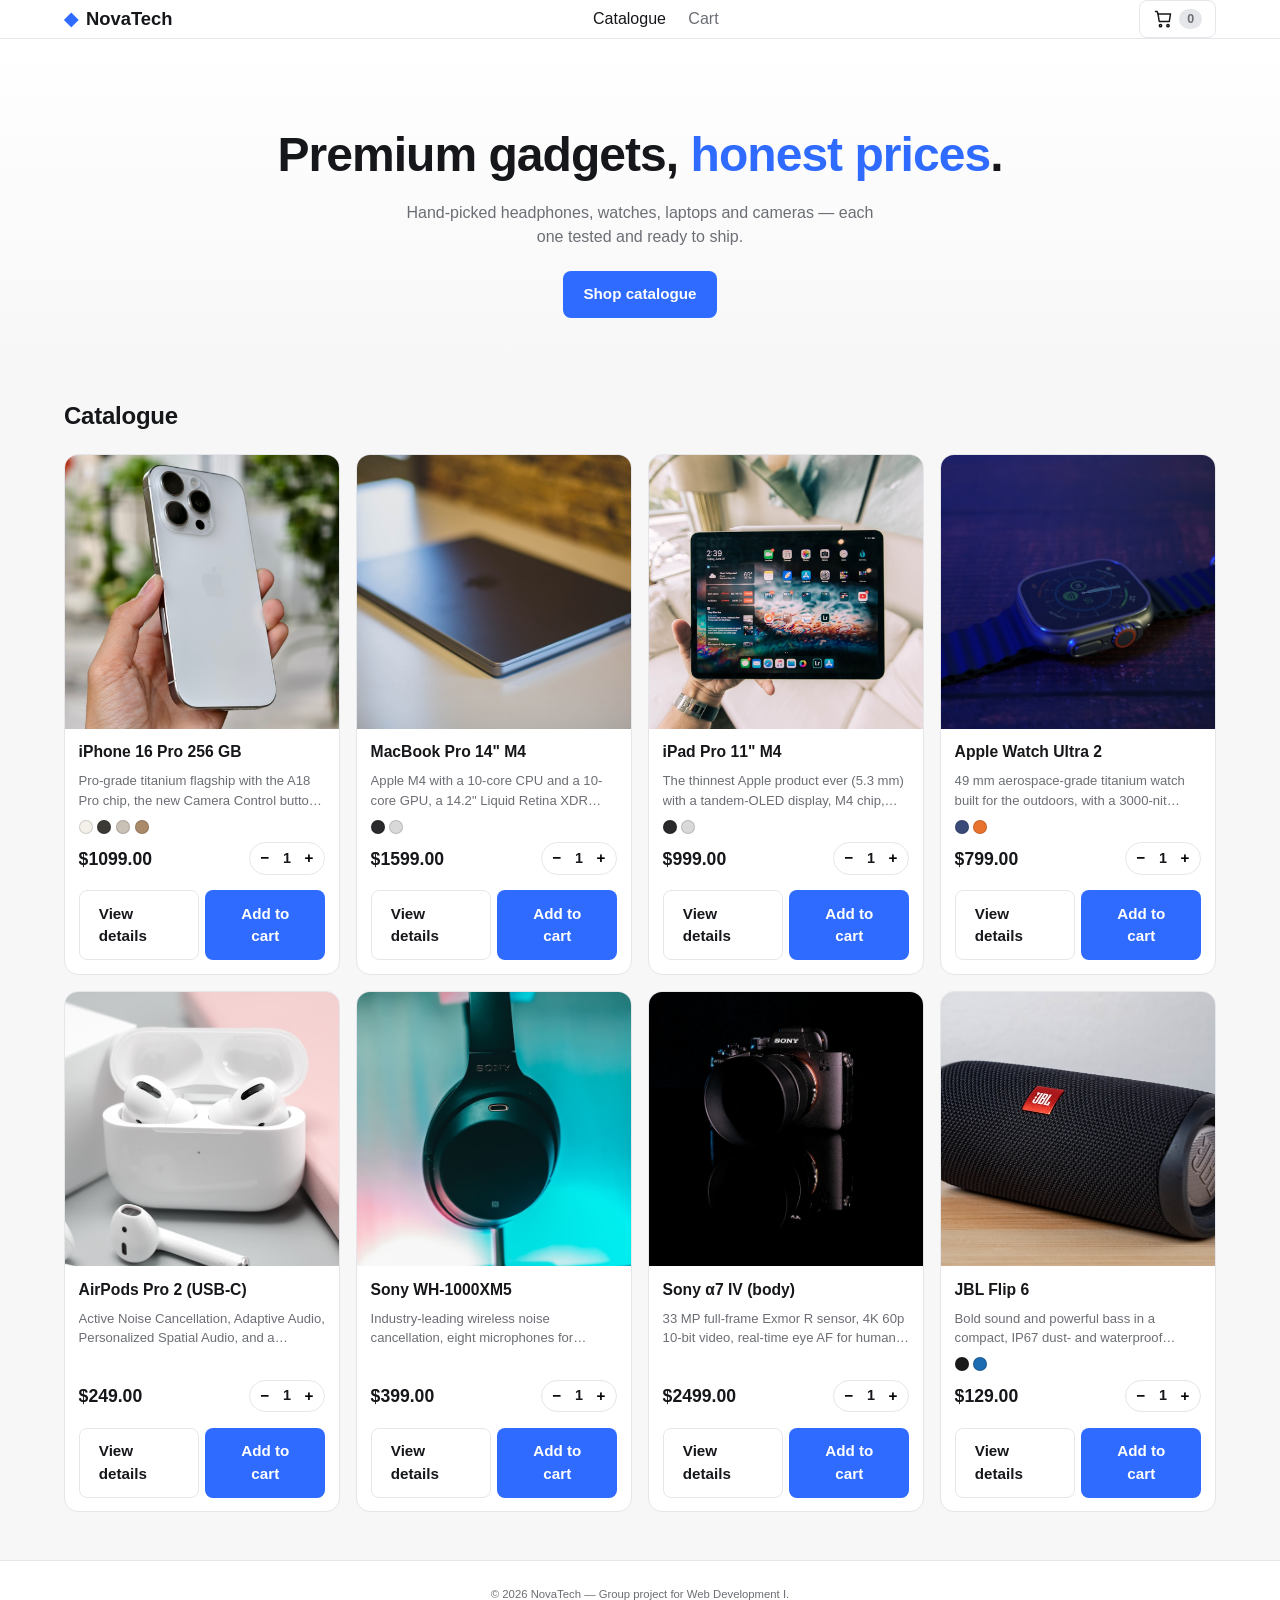
<file: index.html>
<!DOCTYPE html>
<html lang="en">
  <head>
    <meta charset="UTF-8" />
    <meta name="viewport" content="width=device-width, initial-scale=1.0" />
    <title>NovaTech — Gadgets Shop</title>
    <link rel="stylesheet" href="css/styles.css" />
  </head>
  <body>
    <header class="site-header">
      <div class="container header-inner">
        <a class="logo" href="index.html">
          <span class="logo-mark">◆</span>
          <span class="logo-text">NovaTech</span>
        </a>
        <nav class="primary-nav">
          <a href="index.html" class="nav-link active">Catalogue</a>
          <a href="cart.html" class="nav-link">Cart</a>
        </nav>
        <a href="cart.html" class="cart-button" aria-label="Open cart">
          <svg class="cart-icon" viewBox="0 0 24 24" fill="none" stroke="currentColor" stroke-width="1.8" stroke-linecap="round" stroke-linejoin="round">
            <path d="M6 6h15l-1.5 9h-12z" />
            <circle cx="9" cy="20" r="1.4" />
            <circle cx="18" cy="20" r="1.4" />
            <path d="M3 3h2l1 3" />
          </svg>
          <span class="cart-count" id="cart-count">0</span>
        </a>
      </div>
    </header>

    <main>
      <section class="hero">
        <div class="container hero-inner">
          <h1 class="hero-title">Premium gadgets, <span class="accent">honest prices</span>.</h1>
          <p class="hero-text">
            Hand-picked headphones, watches, laptops and cameras — each one tested and ready to ship.
          </p>
          <a href="#catalogue" class="button button-primary">Shop catalogue</a>
        </div>
      </section>

      <section id="catalogue" class="catalogue">
        <div class="container">
          <h2 class="section-title">Catalogue</h2>
          <div class="product-grid" id="product-grid"></div>
        </div>
      </section>
    </main>

    <footer class="site-footer">
      <div class="container">
        <small>© <span id="year"></span> NovaTech — Group project for Web Development I.</small>
      </div>
    </footer>

    <script src="js/data.js"></script>
    <script src="js/cart-store.js"></script>
    <script src="js/header.js"></script>
    <script src="js/catalog.js"></script>
  </body>
</html>
</file>
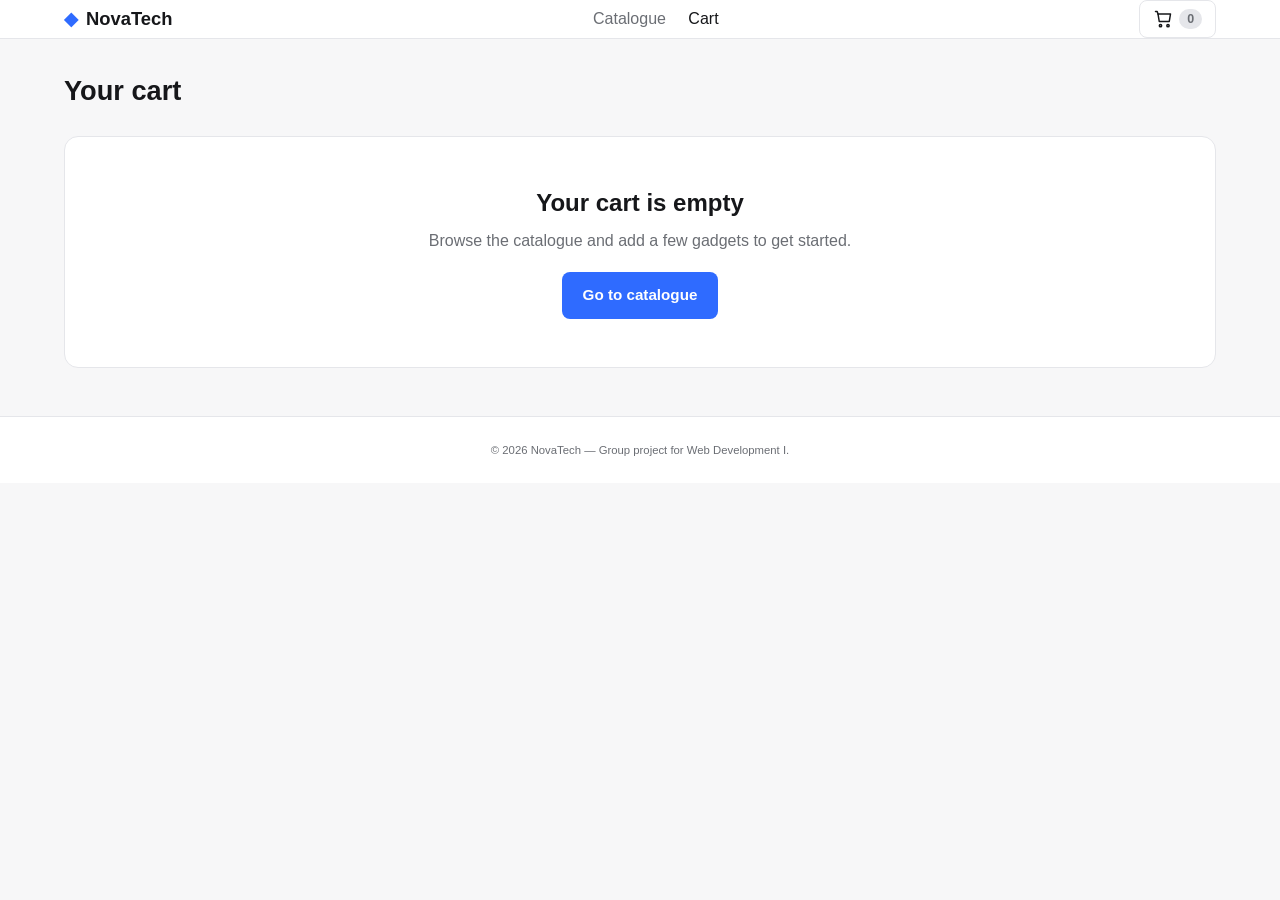
<file: cart.html>
<!--
  cart.html — страница корзины.
  Список строк (#cart-items) и сводку (#summary-*) рисует js/cart.js.
  Блок #cart-empty показывается когда корзина пустая.
-->
<!DOCTYPE html>
<html lang="en">
  <head>
    <meta charset="UTF-8" />
    <meta name="viewport" content="width=device-width, initial-scale=1.0" />
    <title>Cart — NovaTech</title>
    <link rel="stylesheet" href="css/styles.css" />
  </head>
  <body>
    <!-- ========== ШАПКА ========== -->
    <header class="site-header">
      <div class="container header-inner">
        <a class="logo" href="index.html">
          <span class="logo-mark">◆</span>
          <span class="logo-text">NovaTech</span>
        </a>
        <nav class="primary-nav">
          <a href="index.html" class="nav-link">Catalogue</a>
          <a href="cart.html" class="nav-link active">Cart</a>
        </nav>
        <a href="cart.html" class="cart-button active" aria-label="Open cart">
          <svg class="cart-icon" viewBox="0 0 24 24" fill="none" stroke="currentColor" stroke-width="1.8" stroke-linecap="round" stroke-linejoin="round">
            <path d="M6 6h15l-1.5 9h-12z" />
            <circle cx="9" cy="20" r="1.4" />
            <circle cx="18" cy="20" r="1.4" />
            <path d="M3 3h2l1 3" />
          </svg>
          <span class="cart-count" id="cart-count">0</span>
        </a>
      </div>
    </header>

    <main class="cart-page">
      <div class="container">
        <h1 class="page-title">Your cart</h1>

        <!-- Основной layout: слева список, справа сводка. -->
        <div class="cart-layout" id="cart-layout">
          <!-- #cart-items пустой в HTML — строки в него вставит cart.js -->
          <section class="cart-items" id="cart-items"></section>

          <!-- Правый блок: количество, subtotal, total + кнопки -->
          <aside class="cart-summary">
            <h2 class="summary-title">Order summary</h2>
            <dl class="summary-list">
              <div class="summary-row">
                <dt>Items</dt>
                <dd id="summary-items">0</dd>
              </div>
              <div class="summary-row">
                <dt>Subtotal</dt>
                <dd id="summary-subtotal">$0.00</dd>
              </div>
              <div class="summary-row summary-total">
                <dt>Total</dt>
                <dd id="summary-total">$0.00</dd>
              </div>
            </dl>
            <button type="button" id="clear-btn" class="button button-ghost button-block">Clear cart</button>
            <button type="button" id="checkout-btn" class="button button-primary button-block">Checkout</button>
          </aside>
        </div>

        <!-- Заглушка для пустой корзины. cart.js переключает hidden. -->
        <div class="cart-empty" id="cart-empty" hidden>
          <h2>Your cart is empty</h2>
          <p>Browse the catalogue and add a few gadgets to get started.</p>
          <a href="index.html" class="button button-primary">Go to catalogue</a>
        </div>
      </div>
    </main>

    <footer class="site-footer">
      <div class="container">
        <small>© <span id="year"></span> NovaTech — Group project for Web Development I.</small>
      </div>
    </footer>

    <!-- В конце cart.js (вместо catalog.js / product.js) -->
    <script src="js/data.js"></script>
    <script src="js/cart-store.js"></script>
    <script src="js/header.js"></script>
    <script src="js/cart.js"></script>
  </body>
</html>
</file>
<file: css/styles.css>
/* ==========================================================================
   styles.css — все стили проекта в одном файле.
   --------------------------------------------------------------------------
   Структура (по секциям):
     1. Переменные и reset       — цвета, скругления, базовые правила
     2. Кнопки                   — .button, .button-primary, .button-ghost
     3. Шапка                    — .site-header, .nav-link, .cart-button
     4. Hero-баннер              — .hero на главной
     5. Секции                   — .section-title, .page-title
     6. Сетка товаров            — .product-grid и .product-card
     7. Страница корзины         — .cart-layout, .cart-row, .cart-summary
     8. Страница товара          — .product-detail, .swatch, .spec-list
     9. Футер
     10. Адаптив                 — @media (min-width: 640px) / (min-width: 1024px)

   Адаптивность (mobile-first):
     - По умолчанию (телефоны)   — 2 колонки в каталоге, всё компактнее
     - ≥ 640px (планшеты)        — 3 колонки
     - ≥ 1024px (десктоп)        — 4 колонки + правая колонка с summary
   ========================================================================== */

/* ===== 1. Variables & reset =====
   :root — это <html>. Переменные --foo используем дальше через var(--foo).
   Если в одном месте поменять цвет --accent — изменится по всему сайту. */
:root {
  --bg: #f7f7f8;
  --surface: #ffffff;
  --text: #16171a;
  --muted: #6b6e74;
  --border: #e5e6ea;
  --accent: #2f6bff;
  --accent-dark: #1f54d8;
  --shadow: 0 6px 18px rgba(20, 22, 28, 0.06);
  --radius-sm: 8px;
  --radius-md: 14px;
  --radius-lg: 20px;
}

* {
  box-sizing: border-box;
}

/* Атрибут hidden должен скрывать элемент — даже если ниже стоит display: grid/flex.
   Без этой строки .cart-layout и .product-layout не прячутся при hidden=true. */
[hidden] {
  display: none !important;
}

html {
  -webkit-text-size-adjust: 100%;
  overflow-x: hidden;
}

body {
  margin: 0;
  overflow-x: hidden;
  font-family: -apple-system, BlinkMacSystemFont, 'Segoe UI', Roboto, sans-serif;
  background: var(--bg);
  color: var(--text);
  line-height: 1.5;
}

img {
  max-width: 100%;
  display: block;
}

a {
  color: inherit;
  text-decoration: none;
}

button {
  font: inherit;
  cursor: pointer;
}

.container {
  max-width: 1200px;
  margin: 0 auto;
  padding: 0 1rem;
}

/* ===== 2. Кнопки =====
   .button-primary — синяя залитая (главные действия: Add to cart, Checkout).
   .button-ghost   — белая с рамкой (вторичные: View details, Clear cart).
   .button-block   — растягивается на всю ширину родителя. */
.button {
  display: inline-flex;
  align-items: center;
  justify-content: center;
  padding: 0.7rem 1.2rem;
  border-radius: var(--radius-sm);
  font-weight: 600;
  font-size: 0.95rem;
  border: 1px solid transparent;
  transition: background 0.15s, color 0.15s, border 0.15s;
}

.button-primary {
  background: var(--accent);
  color: #fff;
}
.button-primary:hover {
  background: var(--accent-dark);
}
.button-primary:disabled {
  background: #93acff;
  cursor: default;
}

.button-ghost {
  background: transparent;
  color: var(--text);
  border-color: var(--border);
}
.button-ghost:hover {
  border-color: var(--text);
}

.button-block {
  width: 100%;
}

.link-btn {
  background: none;
  border: none;
  padding: 0;
  color: var(--accent);
  font-size: 0.85rem;
}
.link-btn:hover {
  text-decoration: underline;
}

/* ===== 3. Шапка =====
   .site-header — белая полоска сверху на всех страницах.
   .cart-count[data-empty='true'] — бейдж становится прозрачным когда 0
   (это data-атрибут переключает js/header.js). */
.site-header {
  background: var(--surface);
  border-bottom: 1px solid var(--border);
  position: sticky;
  top: 0;
  z-index: 10;
}

.header-inner {
  display: flex;
  align-items: center;
  justify-content: space-between;
  gap: 1rem;
  padding: 0.9rem 1rem;
}

.logo {
  display: flex;
  align-items: center;
  gap: 0.5rem;
  font-weight: 700;
  font-size: 1.15rem;
}
.logo-mark {
  color: var(--accent);
}

.primary-nav {
  display: none;
  gap: 1.4rem;
}
.nav-link {
  color: var(--muted);
  font-weight: 500;
}
.nav-link:hover,
.nav-link.active {
  color: var(--text);
}

.cart-button {
  display: flex;
  align-items: center;
  gap: 0.4rem;
  padding: 0.5rem 0.8rem;
  border: 1px solid var(--border);
  border-radius: var(--radius-sm);
  background: var(--surface);
  font-weight: 500;
}
.cart-icon {
  width: 20px;
  height: 20px;
}
.cart-count {
  background: var(--accent);
  color: #fff;
  border-radius: 999px;
  padding: 0.05rem 0.5rem;
  font-size: 0.78rem;
  font-weight: 700;
}
.cart-count[data-empty='true'] {
  background: var(--border);
  color: var(--muted);
}

/* ===== 4. Hero-баннер ===== (только на главной index.html) */
.hero {
  padding: 3rem 0 2rem;
  background: linear-gradient(180deg, #fff 0%, var(--bg) 100%);
}
.hero-inner {
  text-align: center;
}
.hero-title {
  font-size: 1.9rem;
  font-weight: 700;
  letter-spacing: -0.02em;
  margin: 0 0 0.6rem;
}
.accent {
  color: var(--accent);
}
.hero-text {
  color: var(--muted);
  max-width: 480px;
  margin: 0 auto 1.4rem;
}

/* ===== 5. Секции (заголовки) ===== */
.catalogue {
  padding: 2rem 0 3rem;
}
.section-title {
  font-size: 1.5rem;
  font-weight: 700;
  letter-spacing: -0.01em;
  margin: 0 0 1.2rem;
}

/* ===== 6. Сетка товаров (.product-grid + .product-card) =====
   grid-template-columns: repeat(2, minmax(0, 1fr)) — 2 колонки одинаковой ширины.
   minmax(0, 1fr) защищает от переполнения когда содержимое шире колонки. */
.product-grid {
  display: grid;
  grid-template-columns: repeat(2, minmax(0, 1fr));
  gap: 1rem;
}

.product-card {
  background: var(--surface);
  border: 1px solid var(--border);
  border-radius: var(--radius-md);
  overflow: hidden;
  display: flex;
  flex-direction: column;
  transition: transform 0.15s, box-shadow 0.15s;
}
.product-card:hover {
  transform: translateY(-2px);
  box-shadow: var(--shadow);
}

.product-media {
  display: block;
  aspect-ratio: 1 / 1;
  background: #f0f1f3;
  overflow: hidden;
}
.product-image {
  width: 100%;
  height: 100%;
  object-fit: cover;
  transition: transform 0.3s;
}
.product-card:hover .product-image {
  transform: scale(1.03);
}

.product-body {
  padding: 0.85rem;
  display: flex;
  flex-direction: column;
  gap: 0.55rem;
  flex: 1;
}
.product-name {
  font-size: 0.98rem;
  font-weight: 600;
  margin: 0;
  line-height: 1.3;
}
.product-name a:hover {
  color: var(--accent);
}
.product-desc {
  font-size: 0.82rem;
  color: var(--muted);
  margin: 0;
  display: -webkit-box;
  -webkit-line-clamp: 2;
  -webkit-box-orient: vertical;
  overflow: hidden;
}
.product-colors {
  display: flex;
  gap: 0.3rem;
}
.product-foot {
  display: flex;
  align-items: center;
  justify-content: space-between;
  gap: 0.5rem;
  margin-top: auto;
  flex-wrap: wrap;
}
.product-price {
  font-size: 1.1rem;
  font-weight: 700;
  white-space: nowrap;
}

.product-actions {
  display: flex;
  flex-direction: column;
  gap: 0.4rem;
  margin-top: 0.4rem;
}

/* Quantity control */
.qty-control {
  display: inline-flex;
  align-items: center;
  border: 1px solid var(--border);
  border-radius: 999px;
  padding: 0.15rem;
}
.qty-btn {
  width: 26px;
  height: 26px;
  border-radius: 999px;
  border: none;
  background: transparent;
  font-size: 0.95rem;
  font-weight: 700;
  display: grid;
  place-items: center;
}
.qty-btn:hover {
  background: var(--bg);
}
.qty-value {
  min-width: 18px;
  text-align: center;
  font-weight: 600;
  font-size: 0.9rem;
}

/* Swatches */
.swatch {
  display: inline-block;
  background: var(--swatch-color, #ddd);
  border: 1px solid rgba(0, 0, 0, 0.15);
  border-radius: 999px;
}
.swatch--xs {
  width: 14px;
  height: 14px;
}
.swatch--inline {
  width: 12px;
  height: 12px;
  vertical-align: middle;
}
.swatch--lg {
  width: 32px;
  height: 32px;
  cursor: pointer;
  transition: transform 0.15s;
}
.swatch--lg:hover {
  transform: scale(1.1);
}
.swatch--lg.is-active {
  outline: 2px solid var(--accent);
  outline-offset: 2px;
}

/* ===== 7. Страница корзины =====
   .cart-layout — мобайл: одна колонка (список + summary друг под другом).
                  десктоп: две колонки (список слева, summary справа).
   .cart-row    — одна строка с товаром (фото / инфо / qty / цена). */
.cart-page {
  padding: 2rem 0 3rem;
}
.page-title {
  font-size: 1.7rem;
  font-weight: 700;
  margin: 0 0 1.5rem;
}

.cart-layout {
  display: grid;
  grid-template-columns: 1fr;
  gap: 1.5rem;
}

.cart-items {
  display: flex;
  flex-direction: column;
  gap: 0.8rem;
}

.cart-row {
  background: var(--surface);
  border: 1px solid var(--border);
  border-radius: var(--radius-md);
  padding: 0.9rem;
  display: grid;
  grid-template-columns: 80px 1fr;
  gap: 0.8rem;
  align-items: center;
}
.cart-row-media {
  width: 80px;
  height: 80px;
  border-radius: var(--radius-sm);
  overflow: hidden;
  background: #f0f1f3;
}
.cart-row-media img {
  width: 100%;
  height: 100%;
  object-fit: cover;
}
.cart-row-info {
  min-width: 0;
}
.cart-row-name {
  margin: 0 0 0.3rem;
  font-size: 0.95rem;
  font-weight: 600;
}
.cart-row-color {
  display: flex;
  align-items: center;
  gap: 0.4rem;
  font-size: 0.8rem;
  color: var(--muted);
  margin-bottom: 0.3rem;
}
.cart-row-qty {
  grid-column: 1 / -1;
  display: inline-flex;
  align-items: center;
  border: 1px solid var(--border);
  border-radius: 999px;
  padding: 0.15rem;
  width: fit-content;
}
.cart-row-price {
  grid-column: 1 / -1;
  display: flex;
  justify-content: space-between;
  align-items: baseline;
  border-top: 1px solid var(--border);
  padding-top: 0.6rem;
}
.cart-row-line-total {
  font-size: 1.1rem;
  font-weight: 700;
}
.cart-row-unit {
  font-size: 0.78rem;
  color: var(--muted);
}

/* Cart summary */
.cart-summary {
  background: var(--surface);
  border: 1px solid var(--border);
  border-radius: var(--radius-md);
  padding: 1.2rem;
  display: flex;
  flex-direction: column;
  gap: 0.8rem;
  align-self: start;
}
.summary-title {
  font-size: 1.1rem;
  font-weight: 700;
  margin: 0 0 0.4rem;
}
.summary-list {
  margin: 0;
  display: flex;
  flex-direction: column;
  gap: 0.5rem;
}
.summary-row {
  display: flex;
  justify-content: space-between;
}
.summary-row dt {
  color: var(--muted);
}
.summary-row dd {
  margin: 0;
  font-weight: 600;
}
.summary-total {
  border-top: 1px solid var(--border);
  padding-top: 0.6rem;
  font-size: 1.1rem;
}

.cart-empty {
  text-align: center;
  padding: 3rem 1rem;
  background: var(--surface);
  border: 1px solid var(--border);
  border-radius: var(--radius-md);
}
.cart-empty h2 {
  margin: 0 0 0.5rem;
}
.cart-empty p {
  color: var(--muted);
  margin: 0 0 1.2rem;
}

/* ===== 8. Страница товара (product.html) =====
   .product-layout — мобайл: фото сверху, инфо снизу.
                     десктоп: фото слева, инфо справа.
   .swatch         — кружок цвета. Цвет берётся из CSS переменной --swatch-color
                     (её устанавливает JS: btn.style.setProperty('--swatch-color', hex)). */
.product-detail {
  padding: 2rem 0 3rem;
}
.back-link {
  display: inline-block;
  color: var(--muted);
  margin-bottom: 1rem;
  font-size: 0.9rem;
}
.back-link:hover {
  color: var(--text);
}

.product-layout {
  display: grid;
  grid-template-columns: 1fr;
  gap: 1.5rem;
}

.product-gallery {
  background: var(--surface);
  border: 1px solid var(--border);
  border-radius: var(--radius-md);
  overflow: hidden;
  aspect-ratio: 1 / 1;
}
.product-gallery-image {
  width: 100%;
  height: 100%;
  object-fit: cover;
}

.product-summary {
  display: flex;
  flex-direction: column;
  gap: 1rem;
}
.product-title {
  font-size: 1.5rem;
  font-weight: 700;
  margin: 0;
}
.product-tagline {
  color: var(--muted);
  margin: 0;
}
.product-price-lg {
  font-size: 1.7rem;
  font-weight: 700;
}

.product-color-section {
  display: flex;
  flex-direction: column;
  gap: 0.6rem;
}
.product-color-head {
  font-size: 0.9rem;
}
.product-color-label {
  color: var(--muted);
}
.product-color-name {
  font-weight: 600;
}
.product-swatches {
  display: flex;
  gap: 0.6rem;
}

.product-buy-row {
  display: flex;
  gap: 0.8rem;
  align-items: center;
}

.specs-heading {
  font-size: 1.1rem;
  font-weight: 700;
  margin: 1rem 0 0.4rem;
  border-top: 1px solid var(--border);
  padding-top: 1rem;
}
.spec-list {
  display: grid;
  grid-template-columns: 1fr 1fr;
  gap: 0.5rem 1rem;
  margin: 0;
  font-size: 0.9rem;
}
.spec-list dt {
  color: var(--muted);
}
.spec-list dd {
  margin: 0;
  font-weight: 500;
}

.empty-state {
  text-align: center;
  padding: 3rem 1rem;
}

/* ===== 9. Футер ===== */
.site-footer {
  border-top: 1px solid var(--border);
  background: var(--surface);
  padding: 1.4rem 0;
  text-align: center;
  color: var(--muted);
  font-size: 0.85rem;
}

/* ===== 10a. Планшет (ширина ≥ 640px) =====
   Каталог переключается на 3 колонки, корзина становится двухколоночной. */
@media (min-width: 640px) {
  .container {
    padding: 0 1.5rem;
  }
  .hero-title {
    font-size: 2.4rem;
  }
  .product-grid {
    grid-template-columns: repeat(3, minmax(0, 1fr));
  }
  .product-actions {
    flex-direction: row;
  }
  .cart-row {
    grid-template-columns: 100px 1fr auto auto;
  }
  .cart-row-media {
    width: 100px;
    height: 100px;
  }
  .cart-row-qty {
    grid-column: auto;
  }
  .cart-row-price {
    grid-column: auto;
    border-top: none;
    padding-top: 0;
    flex-direction: column;
    align-items: flex-end;
    gap: 0.2rem;
  }
  .product-layout {
    grid-template-columns: 1fr 1fr;
  }
  .primary-nav {
    display: flex;
  }
}

/* ===== 10b. Десктоп (ширина ≥ 1024px) =====
   Каталог 4 колонки. Hero и страница товара становятся просторнее. */
@media (min-width: 1024px) {
  .hero {
    padding: 5rem 0 3rem;
  }
  .hero-title {
    font-size: 3rem;
  }
  .product-grid {
    grid-template-columns: repeat(4, minmax(0, 1fr));
  }
  .cart-layout {
    grid-template-columns: minmax(0, 1fr) 320px;
  }
}
</file>
